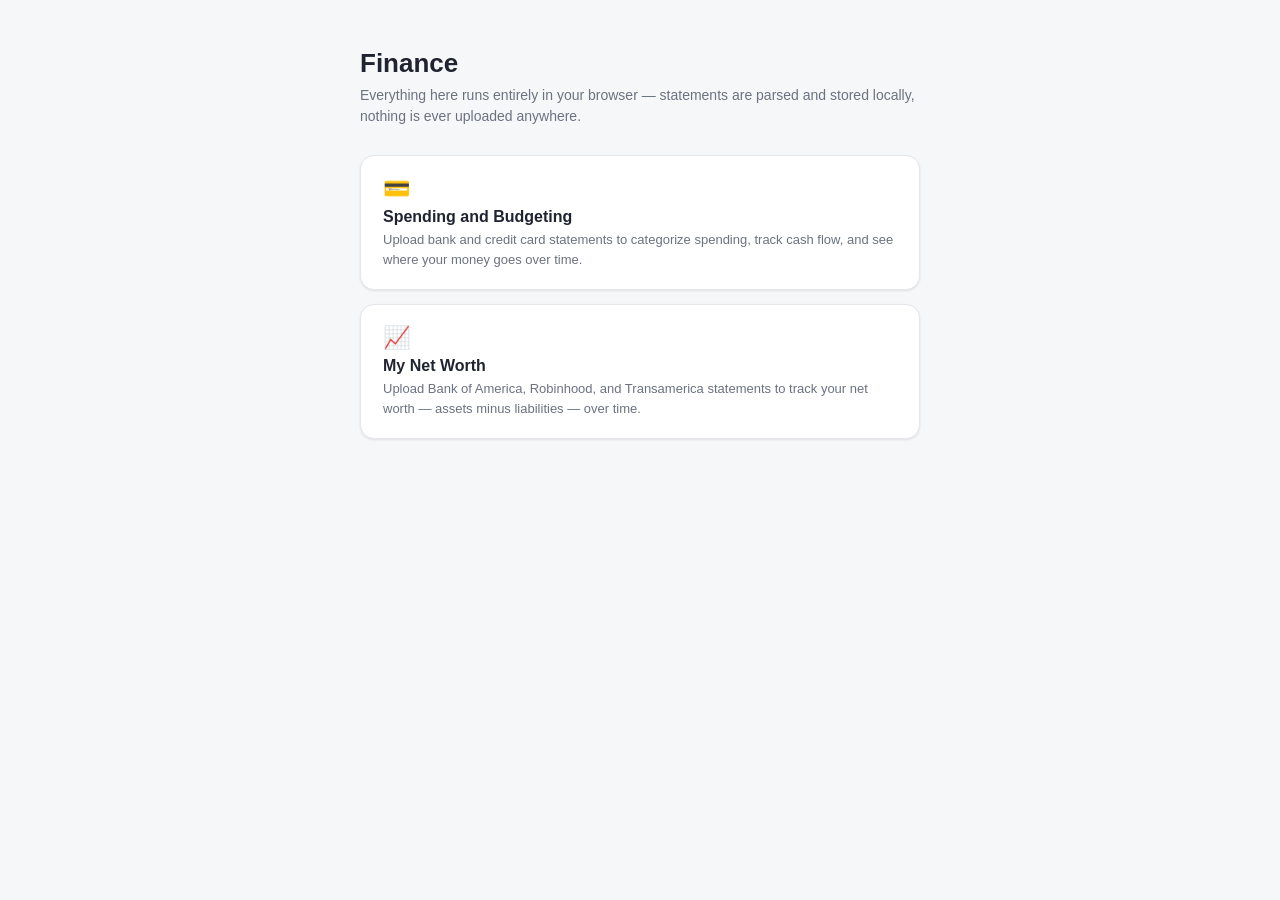
<file: index.html>
<!DOCTYPE html>
<html lang="en">
<head>
<meta charset="UTF-8">
<meta name="viewport" content="width=device-width, initial-scale=1.0">
<title>Finance</title>
<style>
  :root {
    --bg: #f6f7f9;
    --card-bg: #ffffff;
    --text: #1f2430;
    --text-muted: #6b7280;
    --border: #e5e7eb;
    --accent: #4f46e5;
    --shadow: 0 1px 3px rgba(0,0,0,0.06), 0 1px 2px rgba(0,0,0,0.04);
  }
  @media (prefers-color-scheme: dark) {
    :root {
      --bg: #14161c;
      --card-bg: #1d2029;
      --text: #e7e9ee;
      --text-muted: #9aa0ac;
      --border: #2b2f3a;
      --accent: #6366f1;
      --shadow: 0 1px 3px rgba(0,0,0,0.3), 0 1px 2px rgba(0,0,0,0.2);
    }
  }
  * { box-sizing: border-box; }
  body {
    margin: 0;
    background: var(--bg);
    color: var(--text);
    font-family: -apple-system, BlinkMacSystemFont, "Segoe UI", Roboto, Helvetica, Arial, sans-serif;
    padding: 48px 16px;
  }
  .wrap { max-width: 560px; margin: 0 auto; }
  h1 { font-size: 26px; font-weight: 700; margin: 0 0 6px; }
  .subtitle { color: var(--text-muted); font-size: 14px; line-height: 1.5; margin: 0 0 28px; }
  .link-list { display: flex; flex-direction: column; gap: 14px; }
  .app-link {
    display: block;
    background: var(--card-bg);
    border: 1px solid var(--border);
    border-radius: 14px;
    padding: 20px 22px;
    box-shadow: var(--shadow);
    text-decoration: none;
    color: var(--text);
    transition: border-color 0.15s, transform 0.1s;
  }
  .app-link:hover { border-color: var(--accent); transform: translateY(-1px); }
  .app-icon { font-size: 22px; margin-bottom: 6px; }
  .app-name { font-size: 16px; font-weight: 700; margin-bottom: 4px; }
  .app-desc { font-size: 13px; color: var(--text-muted); line-height: 1.5; }
</style>
</head>
<body>
<div class="wrap">
  <h1>Finance</h1>
  <p class="subtitle">
    Everything here runs entirely in your browser — statements are parsed and stored locally,
    nothing is ever uploaded anywhere.
  </p>
  <div class="link-list">
    <a class="app-link" href="spending-analyzer/index.html">
      <div class="app-icon">💳</div>
      <div class="app-name">Spending and Budgeting</div>
      <div class="app-desc">
        Upload bank and credit card statements to categorize spending, track cash flow, and see
        where your money goes over time.
      </div>
    </a>
    <a class="app-link" href="net-worth/index.html">
      <div class="app-icon">📈</div>
      <div class="app-name">My Net Worth</div>
      <div class="app-desc">
        Upload Bank of America, Robinhood, and Transamerica statements to track your net worth —
        assets minus liabilities — over time.
      </div>
    </a>
  </div>
</div>
</body>
</html>
</file>
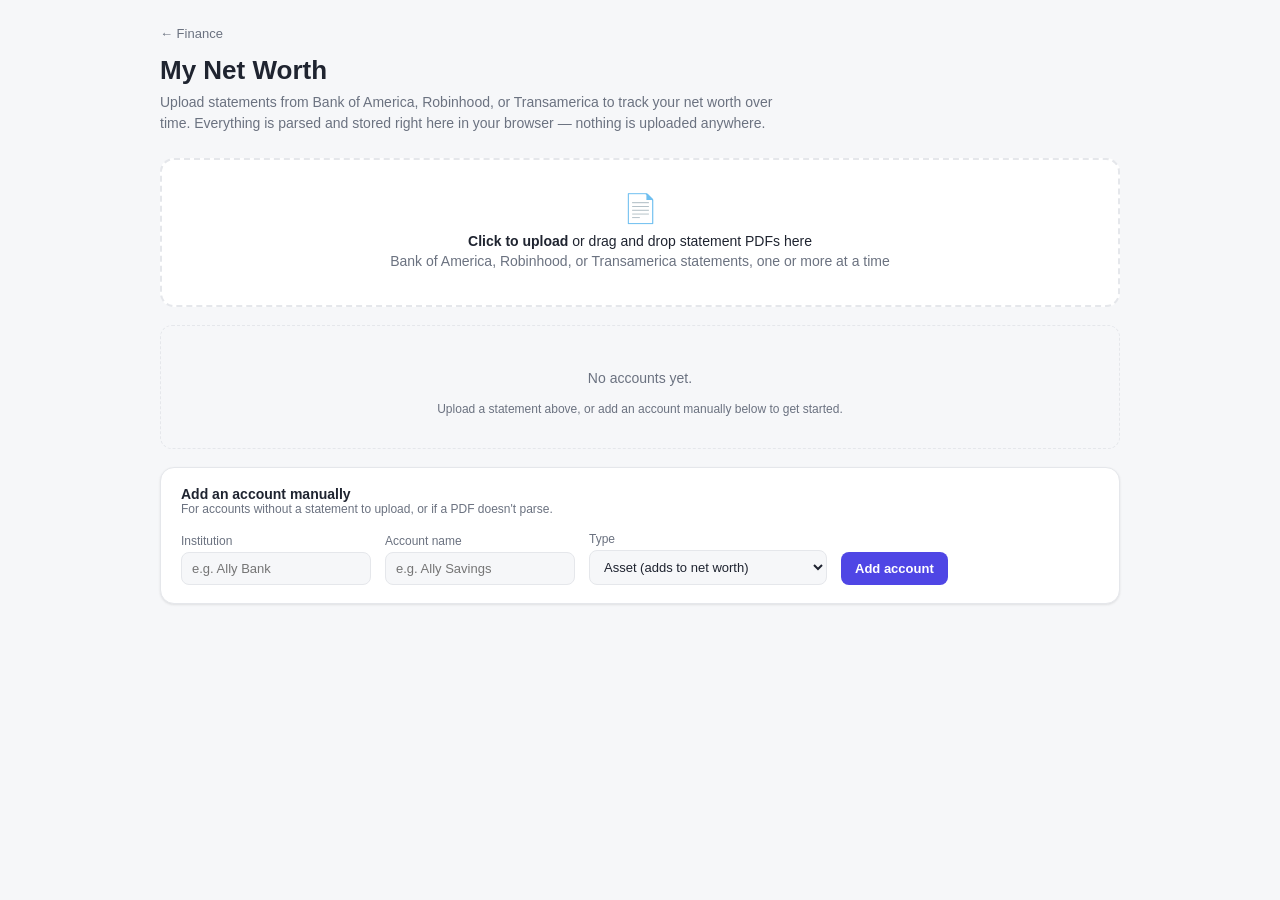
<file: net-worth/index.html>
<!DOCTYPE html>
<html lang="en">
<head>
<meta charset="UTF-8">
<meta name="viewport" content="width=device-width, initial-scale=1.0">
<title>My Net Worth</title>
<link rel="stylesheet" href="styles.css">
</head>
<body>
<div class="wrap">
  <a class="back-link" href="../index.html">← Finance</a>
  <header>
    <h1>My Net Worth</h1>
    <p class="subtitle">
      Upload statements from Bank of America, Robinhood, or Transamerica to track your net worth
      over time. Everything is parsed and stored right here in your browser — nothing is uploaded
      anywhere.
    </p>
  </header>

  <div id="drop-zone" class="drop-zone" tabindex="0" role="button" aria-label="Upload account statements">
    <div class="drop-zone-icon">📄</div>
    <p><strong>Click to upload</strong> or drag and drop statement PDFs here</p>
    <p class="drop-zone-hint">Bank of America, Robinhood, or Transamerica statements, one or more at a time</p>
    <input id="file-input" type="file" accept="application/pdf,.pdf" multiple hidden>
  </div>

  <div id="file-errors"></div>

  <section id="summary" class="summary-grid" hidden>
    <div class="stat-tile">
      <div class="summary-label">Net worth</div>
      <div id="net-worth-value" class="summary-value">$0.00</div>
      <div id="net-worth-meta" class="summary-meta"></div>
    </div>
    <div class="stat-tile">
      <div class="summary-label">Total assets</div>
      <div id="total-assets" class="summary-value value-credit">$0.00</div>
      <div id="assets-meta" class="summary-meta"></div>
    </div>
    <div class="stat-tile">
      <div class="summary-label">Total liabilities</div>
      <div id="total-liabilities" class="summary-value value-debit">$0.00</div>
      <div id="liabilities-meta" class="summary-meta"></div>
    </div>
  </section>

  <section id="chart-section" class="charts-section" hidden>
    <div class="chart-card">
      <h2>Net worth over time</h2>
      <div id="net-worth-chart"></div>
    </div>
    <div class="chart-card">
      <h2>By account</h2>
      <div id="account-chart"></div>
    </div>
  </section>

  <section id="accounts-section" class="table-section" hidden>
    <h2>Accounts</h2>
    <p class="table-hint">
      Each statement you upload is matched to an account by institution and account number — a new
      one is created automatically the first time. Every extracted balance and date is editable
      right here, so a misread PDF is a quick fix, not a bad data point. A transfer between two of
      your own accounts (e.g. Bank of America → Robinhood) is never double-counted: net worth is
      the sum of each account's own latest balance, so one account's drop is simply offset by the
      other's rise.
    </p>
    <div id="account-list"></div>
  </section>

  <div id="empty-state" class="empty-state" hidden>
    <p>No accounts yet.</p>
    <p class="empty-state-hint">
      Upload a statement above, or add an account manually below to get started.
    </p>
  </div>

  <div class="add-account-card">
    <h3>Add an account manually</h3>
    <p class="table-hint">For accounts without a statement to upload, or if a PDF doesn't parse.</p>
    <form id="add-account-form" class="add-account-form">
      <label class="filter-field">
        <span>Institution</span>
        <input type="text" id="new-account-institution" list="institution-suggestions" placeholder="e.g. Ally Bank" maxlength="40" required>
        <datalist id="institution-suggestions">
          <option value="Bank of America">
          <option value="Robinhood">
          <option value="Transamerica">
        </datalist>
      </label>
      <label class="filter-field">
        <span>Account name</span>
        <input type="text" id="new-account-name" placeholder="e.g. Ally Savings" maxlength="60" required>
      </label>
      <label class="filter-field">
        <span>Type</span>
        <select id="new-account-kind">
          <option value="asset">Asset (adds to net worth)</option>
          <option value="liability">Liability (subtracts from net worth)</option>
        </select>
      </label>
      <button type="submit" class="btn">Add account</button>
    </form>
  </div>
</div>

<script type="module" src="app.js"></script>
</body>
</html>
</file>
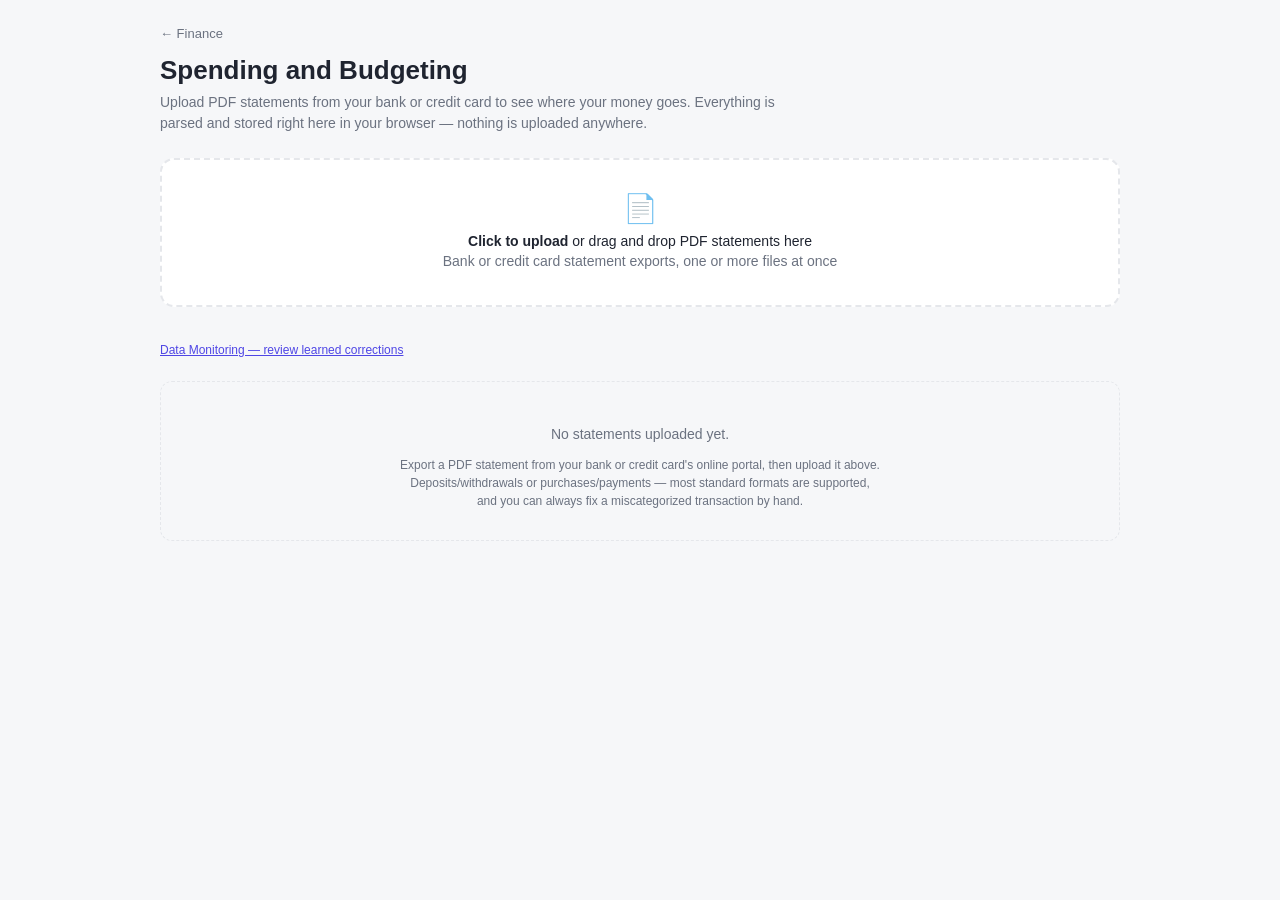
<file: spending-analyzer/index.html>
<!DOCTYPE html>
<html lang="en">
<head>
<meta charset="UTF-8">
<meta name="viewport" content="width=device-width, initial-scale=1.0">
<title>Spending and Budgeting</title>
<link rel="stylesheet" href="styles.css">
</head>
<body>
<div class="wrap">
  <a class="back-link" href="../index.html">← Finance</a>
  <header>
    <h1>Spending and Budgeting</h1>
    <p class="subtitle">
      Upload PDF statements from your bank or credit card to see where your money goes.
      Everything is parsed and stored right here in your browser — nothing is uploaded anywhere.
    </p>
  </header>

  <div id="drop-zone" class="drop-zone" tabindex="0" role="button" aria-label="Upload PDF statements">
    <div class="drop-zone-icon">📄</div>
    <p><strong>Click to upload</strong> or drag and drop PDF statements here</p>
    <p class="drop-zone-hint">Bank or credit card statement exports, one or more files at once</p>
    <input id="file-input" type="file" accept="application/pdf,.pdf" multiple hidden>
  </div>

  <div id="file-errors"></div>

  <div id="upload-status" class="upload-status" hidden></div>

  <button id="file-list-toggle" class="collapsible-header" hidden>
    <span id="file-list-toggle-label"></span>
    <span id="file-list-chevron" class="chevron">▾</span>
  </button>
  <div id="file-list" class="file-list"></div>

  <div id="filter-bar" class="filter-bar" hidden>
    <label class="filter-field">
      <span>Date range</span>
      <select id="date-preset">
        <option value="all" selected>All time</option>
        <option value="last30">Last 30 days</option>
        <option value="last90">Last 90 days</option>
        <option value="thisMonth">This month</option>
        <option value="thisYear">This year</option>
        <option value="lastYear">Last year</option>
        <option value="custom">Custom range…</option>
      </select>
    </label>
    <div id="custom-range" class="custom-range" hidden>
      <label class="filter-field">
        <span>From</span>
        <input type="date" id="custom-start">
      </label>
      <label class="filter-field">
        <span>To</span>
        <input type="date" id="custom-end">
      </label>
    </div>
    <label class="filter-field filter-search">
      <span>Search</span>
      <input type="search" id="search" placeholder="Filter by description…">
    </label>
    <button id="clear-all" class="btn btn-outline">Clear all data</button>
  </div>

  <section id="summary" class="summary-grid" hidden>
    <div class="stat-tile">
      <div class="summary-label">Total spending</div>
      <div id="total-spending" class="summary-value value-debit">$0.00</div>
      <div id="total-meta" class="summary-meta"></div>
    </div>
    <div class="stat-tile">
      <div class="summary-label">Total income</div>
      <div id="total-income" class="summary-value value-credit">$0.00</div>
      <div id="income-meta" class="summary-meta"></div>
    </div>
    <div class="stat-tile">
      <div class="summary-label">Net cash flow</div>
      <div id="net-cashflow" class="summary-value">$0.00</div>
      <div id="net-meta" class="summary-meta"></div>
    </div>
  </section>

  <section id="charts-section" class="charts-section" hidden>
    <div class="chart-card">
      <h2>Spending by category</h2>
      <div id="category-chart"></div>
    </div>
    <div class="chart-card">
      <h2>Cash flow by month</h2>
      <div id="cashflow-chart"></div>
    </div>
  </section>

  <section id="trend-section" class="chart-card trend-card" hidden>
    <h2>Category trends</h2>
    <div class="trend-controls">
      <label class="filter-field">
        <span>Category 1</span>
        <select id="trend-category-1"></select>
      </label>
      <label class="filter-field">
        <span>Category 2</span>
        <select id="trend-category-2"></select>
      </label>
      <label class="filter-field">
        <span>Category 3</span>
        <select id="trend-category-3"></select>
      </label>
      <label class="filter-field">
        <span>Period</span>
        <select id="trend-period">
          <option value="last6">Last 6 months</option>
          <option value="last12" selected>Last 12 months</option>
          <option value="thisYear">This year</option>
          <option value="lastYear">Last year</option>
          <option value="all">All time</option>
        </select>
      </label>
    </div>
    <div id="trend-chart"></div>
  </section>

  <section id="table-section" class="table-section" hidden>
    <h2>Transactions</h2>
    <p class="table-hint">
      Uncheck "Include" to exclude a transaction from the totals and charts above. Gray rows
      (transfers, or anything unchecked) already aren't counted there. Click the ⇄ next to an
      amount if a statement got its sign wrong. Category and sign fixes are remembered for future
      uploads automatically. Check "Link" on two or more transactions (like a shared rent payment
      and the roommate's Venmo reimbursement, or a purchase and its refund) to combine them into
      one net amount instead of counting each separately.
    </p>

    <div class="table-filter-bar">
      <div class="filter-field categories-field">
        <span>Categories</span>
        <div id="table-category-chips" class="chip-row"></div>
      </div>
      <div class="table-filter-row">
        <label class="filter-field">
          <span>Type</span>
          <select id="table-type-filter">
            <option value="all">All</option>
            <option value="debit">Negative (money out)</option>
            <option value="credit">Positive (money in)</option>
            <option value="linked">Linked only</option>
          </select>
        </label>
        <label class="filter-field">
          <span>Min amount</span>
          <input type="number" id="table-min-amount" placeholder="$0" min="0" step="0.01">
        </label>
        <label class="filter-field">
          <span>Amount is exactly</span>
          <input type="number" id="table-amount-search" placeholder="e.g. 42.50" min="0" step="0.01">
        </label>
        <button id="table-filter-clear" class="btn btn-outline">Clear filters</button>
      </div>
    </div>

    <div id="bulk-edit-bar" class="bulk-edit-bar" hidden>
      <span id="bulk-edit-count"></span>
      <label class="filter-field">
        <span>Set category to</span>
        <select id="bulk-edit-category"></select>
      </label>
      <button id="bulk-edit-apply" class="btn">Apply to shown transactions</button>
    </div>

    <div id="link-bar" class="bulk-edit-bar" hidden>
      <span id="link-count"></span>
      <span id="link-net" class="link-net-preview"></span>
      <button id="link-apply" class="btn">Link these transactions</button>
      <button id="link-clear" class="btn btn-outline">Clear selection</button>
    </div>

    <div class="table-scroll">
      <table>
        <thead>
          <tr>
            <th class="sortable" data-sort="date"><span>Date</span><span class="sort-indicator"></span></th>
            <th class="sortable" data-sort="description"><span>Description</span><span class="sort-indicator"></span></th>
            <th class="sortable" data-sort="category"><span>Category</span><span class="sort-indicator"></span></th>
            <th class="sortable" data-sort="amount"><span>Amount</span><span class="sort-indicator"></span></th>
            <th>Include</th>
            <th>Link</th>
            <th>Source</th>
          </tr>
        </thead>
        <tbody id="txn-body"></tbody>
      </table>
    </div>
  </section>

  <div class="rules-footer">
    <a href="data-monitoring.html" class="btn-link">Data Monitoring — review learned corrections</a>
    <button id="reset-rules" class="btn-link" hidden></button>
    <button id="undo-reset-rules" class="btn-link" hidden>Undo reset</button>
  </div>

  <div id="empty-state" class="empty-state">
    <p>No statements uploaded yet.</p>
    <p class="empty-state-hint">
      Export a PDF statement from your bank or credit card's online portal, then upload it above.
      Deposits/withdrawals or purchases/payments — most standard formats are supported, and you
      can always fix a miscategorized transaction by hand.
    </p>
  </div>
</div>

<script type="module" src="app.js"></script>
</body>
</html>
</file>
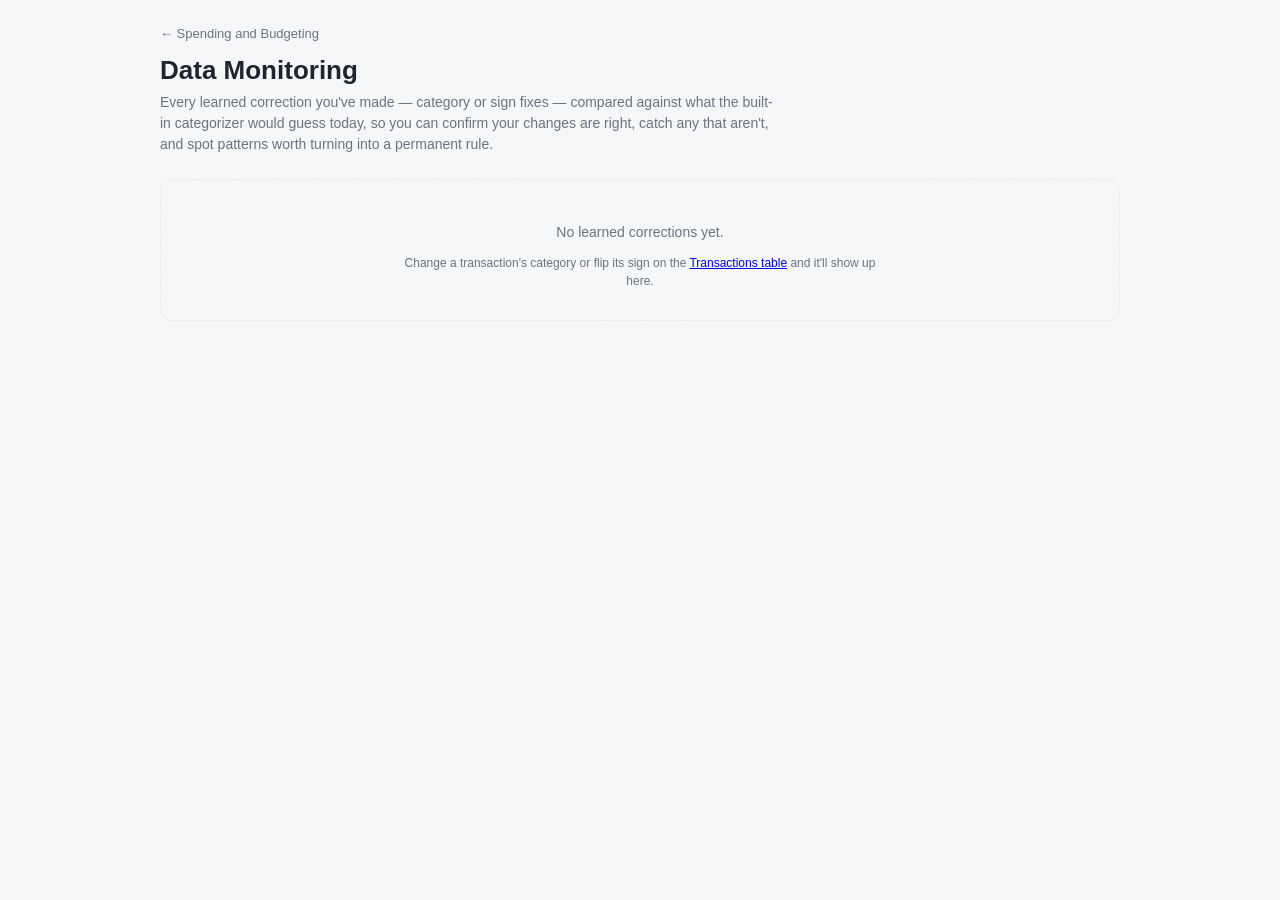
<file: spending-analyzer/data-monitoring.html>
<!DOCTYPE html>
<html lang="en">
<head>
<meta charset="UTF-8">
<meta name="viewport" content="width=device-width, initial-scale=1.0">
<title>Data Monitoring</title>
<link rel="stylesheet" href="styles.css">
<link rel="stylesheet" href="data-monitoring.css">
</head>
<body>
<div class="wrap">
  <a class="back-link" href="index.html">← Spending and Budgeting</a>
  <header>
    <h1>Data Monitoring</h1>
    <p class="subtitle">
      Every learned correction you've made — category or sign fixes — compared against what the
      built-in categorizer would guess today, so you can confirm your changes are right, catch any
      that aren't, and spot patterns worth turning into a permanent rule.
    </p>
  </header>

  <section id="summary" class="summary-grid" hidden>
    <div class="stat-tile">
      <div class="summary-label">Learned corrections</div>
      <div id="total-rules" class="summary-value">0</div>
      <div class="summary-meta">exact + keyword rules combined</div>
    </div>
    <div class="stat-tile">
      <div class="summary-label">Transactions affected</div>
      <div id="total-affected" class="summary-value">0</div>
      <div class="summary-meta">currently loaded, matching at least one rule</div>
    </div>
    <div class="stat-tile">
      <div class="summary-label">Stale corrections</div>
      <div id="total-stale" class="summary-value">0</div>
      <div class="summary-meta">match no currently-loaded transaction</div>
    </div>
  </section>

  <section id="by-category-section" class="chart-card" hidden>
    <h2>Corrections by category</h2>
    <p class="table-hint">
      Categories that keep needing manual correction are candidates for a new built-in keyword —
      the more transactions landing here, the stronger the pattern.
    </p>
    <div id="by-category-list" class="by-category-list"></div>
  </section>

  <section id="rules-section" class="table-section" hidden>
    <h2>Corrections</h2>
    <p class="table-hint">
      Click a row to see exactly which currently-loaded transactions it affects. Edit the category
      or sign right here to fix a mistake — it's applied to every matching transaction immediately.
      Deleting a correction stops it from applying to future uploads, but doesn't change
      transactions it already corrected (fix those from the Transactions table itself).
    </p>
    <div class="table-scroll">
      <table>
        <thead>
          <tr>
            <th></th>
            <th>Match</th>
            <th>Category correction</th>
            <th>Sign correction</th>
            <th>Affects</th>
            <th>Created</th>
            <th></th>
          </tr>
        </thead>
        <tbody id="rules-body"></tbody>
      </table>
    </div>
  </section>

  <div id="empty-state" class="empty-state">
    <p>No learned corrections yet.</p>
    <p class="empty-state-hint">
      Change a transaction's category or flip its sign on the
      <a href="index.html">Transactions table</a> and it'll show up here.
    </p>
  </div>
</div>

<script type="module" src="data-monitoring.js"></script>
</body>
</html>
</file>
<file: net-worth/styles.css>
:root {
  --bg: #f6f7f9;
  --card-bg: #ffffff;
  --text: #1f2430;
  --text-muted: #6b7280;
  --border: #e5e7eb;
  --accent: #4f46e5;
  --accent-hover: #4338ca;
  --danger: #dc2626;
  --danger-hover: #b91c1c;
  --debit: #dc2626;
  --credit: #16a34a;
  --track: #eef0f4;
  --shadow: 0 1px 3px rgba(0,0,0,0.06), 0 1px 2px rgba(0,0,0,0.04);
}

@media (prefers-color-scheme: dark) {
  :root {
    --bg: #14161c;
    --card-bg: #1d2029;
    --text: #e7e9ee;
    --text-muted: #9aa0ac;
    --border: #2b2f3a;
    --accent: #6366f1;
    --accent-hover: #7577f3;
    --danger: #ef4444;
    --danger-hover: #f87171;
    --debit: #f87171;
    --credit: #4ade80;
    --track: #262a35;
    --shadow: 0 1px 3px rgba(0,0,0,0.3), 0 1px 2px rgba(0,0,0,0.2);
  }
}

* { box-sizing: border-box; }

[hidden] { display: none !important; }

body {
  margin: 0;
  background: var(--bg);
  color: var(--text);
  font-family: -apple-system, BlinkMacSystemFont, "Segoe UI", Roboto, Helvetica, Arial, sans-serif;
  padding: 24px 16px 64px;
}

.wrap {
  max-width: 960px;
  margin: 0 auto;
}

.back-link {
  display: inline-block;
  color: var(--text-muted);
  font-size: 13px;
  text-decoration: none;
  margin-bottom: 14px;
}
.back-link:hover { color: var(--accent); }

h1 {
  font-size: 26px;
  font-weight: 700;
  margin: 0 0 6px;
}

h2 {
  font-size: 16px;
  font-weight: 700;
  margin: 0 0 14px;
}

h3 {
  font-size: 14px;
  font-weight: 700;
  margin: 0 0 4px;
}

.subtitle {
  color: var(--text-muted);
  font-size: 14px;
  line-height: 1.5;
  margin: 0 0 24px;
  max-width: 620px;
}

button {
  font-family: inherit;
  cursor: pointer;
}

.btn {
  padding: 9px 14px;
  border-radius: 8px;
  border: none;
  background: var(--accent);
  color: white;
  font-size: 13px;
  font-weight: 600;
}
.btn:hover { background: var(--accent-hover); }

.btn-outline {
  background: transparent;
  border: 1px solid var(--border);
  color: var(--text-muted);
}
.btn-outline:hover {
  border-color: var(--accent);
  color: var(--accent);
}

/* Upload */
.drop-zone {
  border: 2px dashed var(--border);
  border-radius: 14px;
  background: var(--card-bg);
  padding: 32px 20px;
  text-align: center;
  cursor: pointer;
  transition: border-color 0.15s, background 0.15s;
  margin-bottom: 18px;
}
.drop-zone:hover,
.drop-zone:focus-visible {
  border-color: var(--accent);
  outline: none;
}
.drop-zone.drag-over {
  border-color: var(--accent);
  background: color-mix(in srgb, var(--accent) 8%, var(--card-bg));
}
.drop-zone-icon { font-size: 28px; margin-bottom: 8px; }
.drop-zone p { margin: 4px 0; font-size: 14px; }
.drop-zone-hint { color: var(--text-muted); font-size: 12px; }

/* Banners */
.banner {
  padding: 10px 14px;
  border-radius: 8px;
  font-size: 13px;
  margin-bottom: 10px;
}
.banner-error {
  background: color-mix(in srgb, var(--danger) 12%, var(--card-bg));
  color: var(--danger);
  border: 1px solid color-mix(in srgb, var(--danger) 35%, var(--card-bg));
}

.icon-btn {
  background: transparent;
  border: none;
  padding: 6px 8px;
  border-radius: 6px;
  color: var(--text-muted);
  font-size: 13px;
}
.icon-btn:hover { background: var(--track); color: var(--text); }
.icon-btn.danger:hover { color: var(--danger-hover); }

.filter-field { display: flex; flex-direction: column; gap: 4px; font-size: 12px; color: var(--text-muted); }
.filter-field select,
.filter-field input {
  padding: 8px 10px;
  border-radius: 8px;
  border: 1px solid var(--border);
  background: var(--bg);
  color: var(--text);
  font-size: 13px;
}

/* Summary */
.summary-grid {
  display: grid;
  grid-template-columns: repeat(3, 1fr);
  gap: 16px;
  margin-bottom: 18px;
}
@media (max-width: 720px) {
  .summary-grid { grid-template-columns: 1fr; }
}
.stat-tile {
  background: var(--card-bg);
  border: 1px solid var(--border);
  border-radius: 14px;
  padding: 18px 20px;
  box-shadow: var(--shadow);
  min-width: 0;
}
.summary-label { font-size: 13px; color: var(--text-muted); font-weight: 600; }
.summary-value { font-size: 30px; font-weight: 700; margin: 4px 0; }
.summary-value.value-debit { color: var(--debit); }
.summary-value.value-credit { color: var(--credit); }
.summary-meta { font-size: 12px; color: var(--text-muted); line-height: 1.4; }

/* Charts */
.charts-section {
  display: grid;
  grid-template-columns: 1.3fr 1fr;
  gap: 16px;
  margin-bottom: 20px;
}
@media (max-width: 720px) {
  .charts-section { grid-template-columns: 1fr; }
}
.chart-card {
  background: var(--card-bg);
  border: 1px solid var(--border);
  border-radius: 14px;
  padding: 18px 20px;
  box-shadow: var(--shadow);
  min-width: 0;
}
.chart-empty { color: var(--text-muted); font-size: 13px; padding: 20px 0; text-align: center; }

.trend-svg { width: 100%; height: auto; overflow: visible; }
.trend-gridline { stroke: var(--border); stroke-width: 1; }
.trend-zero-line { stroke: var(--text-muted); stroke-width: 1.2; }
.trend-axis-label { fill: var(--text-muted); font-size: 10px; }
.trend-line { fill: none; stroke-width: 2.5; }
.trend-line-dashed { stroke-dasharray: 5 4; stroke-width: 1.5; opacity: 0.8; }
.trend-dot { stroke: var(--card-bg); stroke-width: 1.5; }

.cashflow-legend { display: flex; gap: 16px; margin-bottom: 10px; flex-wrap: wrap; }
.legend-item { display: flex; align-items: center; gap: 6px; font-size: 12px; color: var(--text-muted); }
.legend-dot { width: 8px; height: 8px; border-radius: 50%; flex-shrink: 0; }

.cat-group-header {
  display: flex;
  justify-content: space-between;
  font-size: 11px;
  font-weight: 700;
  text-transform: uppercase;
  letter-spacing: 0.03em;
  color: var(--text-muted);
  margin: 14px 0 8px;
}
.cat-group-header:first-child { margin-top: 0; }
.cat-group-total { font-weight: 600; text-transform: none; letter-spacing: normal; }

.cat-bars { display: flex; flex-direction: column; gap: 10px; margin-bottom: 4px; }
.cat-bar-row { display: grid; grid-template-columns: 110px 1fr 90px; align-items: center; gap: 10px; }
.cat-bar-label { display: flex; align-items: center; gap: 6px; font-size: 12px; overflow: hidden; text-overflow: ellipsis; white-space: nowrap; }
.cat-dot { width: 8px; height: 8px; border-radius: 50%; flex-shrink: 0; }
.cat-bar-track { background: var(--track); border-radius: 6px; height: 10px; overflow: hidden; }
.cat-bar-fill { height: 100%; border-radius: 6px; min-width: 3px; }
.cat-bar-value { font-size: 12px; color: var(--text-muted); text-align: right; white-space: nowrap; }

/* Accounts */
.table-section {
  background: var(--card-bg);
  border: 1px solid var(--border);
  border-radius: 14px;
  padding: 18px 20px;
  box-shadow: var(--shadow);
  margin-bottom: 18px;
}
.table-hint { font-size: 12px; color: var(--text-muted); margin: -6px 0 14px; line-height: 1.5; }

#account-list { display: flex; flex-direction: column; gap: 14px; }
.account-card {
  border: 1px solid var(--border);
  border-radius: 12px;
  padding: 14px 16px;
  background: var(--bg);
}
.account-header {
  display: flex;
  align-items: center;
  gap: 10px;
  flex-wrap: wrap;
  margin-bottom: 6px;
}
.account-toggle {
  background: transparent;
  border: none;
  padding: 4px 6px;
  border-radius: 6px;
  color: var(--text-muted);
  font-size: 11px;
  flex-shrink: 0;
}
.account-toggle:hover { background: var(--track); color: var(--text); }
.account-name-input {
  flex: 1;
  min-width: 140px;
  font-size: 14px;
  font-weight: 700;
  padding: 6px 8px;
  border-radius: 6px;
  border: 1px solid transparent;
  background: transparent;
  color: var(--text);
}
.account-name-input:hover,
.account-name-input:focus {
  border-color: var(--border);
  background: var(--card-bg);
}
.institution-badge {
  font-size: 11px;
  font-weight: 600;
  padding: 3px 9px;
  border-radius: 999px;
  color: var(--badge-color, var(--text-muted));
  background: color-mix(in srgb, var(--badge-color, var(--text-muted)) 16%, var(--card-bg));
  white-space: nowrap;
}
.account-current { font-size: 13px; color: var(--text-muted); margin-bottom: 10px; }

.snapshot-table { width: 100%; border-collapse: collapse; font-size: 12px; margin-bottom: 10px; }
.snapshot-table th {
  text-align: left;
  font-size: 10px;
  text-transform: uppercase;
  letter-spacing: 0.03em;
  color: var(--text-muted);
  border-bottom: 1px solid var(--border);
  padding: 6px 6px;
}
.snapshot-table td { padding: 5px 6px; border-bottom: 1px solid var(--border); }
.snapshot-table tr:last-child td { border-bottom: none; }
.snapshot-table input[type="date"],
.snapshot-table input[type="number"] {
  padding: 5px 7px;
  border-radius: 6px;
  border: 1px solid var(--border);
  background: var(--card-bg);
  color: var(--text);
  font-size: 12px;
  width: 100%;
  min-width: 90px;
}
.source-cell { color: var(--text-muted); font-size: 11px; white-space: nowrap; max-width: 160px; overflow: hidden; text-overflow: ellipsis; }

.add-snapshot-form {
  display: flex;
  gap: 8px;
  align-items: center;
  flex-wrap: wrap;
}
.add-snapshot-form input {
  padding: 7px 9px;
  border-radius: 8px;
  border: 1px solid var(--border);
  background: var(--card-bg);
  color: var(--text);
  font-size: 12px;
}
.add-snapshot-form .snap-balance { width: 120px; }

.add-account-card {
  background: var(--card-bg);
  border: 1px solid var(--border);
  border-radius: 14px;
  padding: 18px 20px;
  box-shadow: var(--shadow);
}
.add-account-form {
  display: flex;
  gap: 14px;
  align-items: end;
  flex-wrap: wrap;
  margin-top: 10px;
}

/* Empty state */
.empty-state {
  text-align: center;
  color: var(--text-muted);
  font-size: 14px;
  padding: 30px 20px;
  border: 1px dashed var(--border);
  border-radius: 12px;
  margin-bottom: 18px;
}
.empty-state-hint { font-size: 12px; max-width: 480px; margin: 8px auto 0; line-height: 1.5; }
</file>
<file: spending-analyzer/styles.css>
:root {
  --bg: #f6f7f9;
  --card-bg: #ffffff;
  --text: #1f2430;
  --text-muted: #6b7280;
  --border: #e5e7eb;
  --accent: #4f46e5;
  --accent-hover: #4338ca;
  --danger: #dc2626;
  --danger-hover: #b91c1c;
  --debit: #dc2626;
  --credit: #16a34a;
  --track: #eef0f4;
  --shadow: 0 1px 3px rgba(0,0,0,0.06), 0 1px 2px rgba(0,0,0,0.04);
}

@media (prefers-color-scheme: dark) {
  :root {
    --bg: #14161c;
    --card-bg: #1d2029;
    --text: #e7e9ee;
    --text-muted: #9aa0ac;
    --border: #2b2f3a;
    --accent: #6366f1;
    --accent-hover: #7577f3;
    --danger: #ef4444;
    --danger-hover: #f87171;
    --debit: #f87171;
    --credit: #4ade80;
    --track: #262a35;
    --shadow: 0 1px 3px rgba(0,0,0,0.3), 0 1px 2px rgba(0,0,0,0.2);
  }
}

* { box-sizing: border-box; }

/* Elements also styled with their own `display` value (flex/grid) need
   this to actually disappear when [hidden] is set — author styles
   otherwise win over the browser's built-in `[hidden] { display: none }`. */
[hidden] { display: none !important; }

body {
  margin: 0;
  background: var(--bg);
  color: var(--text);
  font-family: -apple-system, BlinkMacSystemFont, "Segoe UI", Roboto, Helvetica, Arial, sans-serif;
  padding: 24px 16px 64px;
}

.wrap {
  max-width: 960px;
  margin: 0 auto;
}

.back-link {
  display: inline-block;
  color: var(--text-muted);
  font-size: 13px;
  text-decoration: none;
  margin-bottom: 14px;
}
.back-link:hover { color: var(--accent); }

h1 {
  font-size: 26px;
  font-weight: 700;
  margin: 0 0 6px;
}

h2 {
  font-size: 16px;
  font-weight: 700;
  margin: 0 0 14px;
}

.subtitle {
  color: var(--text-muted);
  font-size: 14px;
  line-height: 1.5;
  margin: 0 0 24px;
  max-width: 620px;
}

button {
  font-family: inherit;
  cursor: pointer;
}

.btn {
  padding: 9px 14px;
  border-radius: 8px;
  border: none;
  background: var(--accent);
  color: white;
  font-size: 13px;
  font-weight: 600;
}
.btn:hover { background: var(--accent-hover); }

.btn-outline {
  background: transparent;
  border: 1px solid var(--border);
  color: var(--text-muted);
}
.btn-outline:hover {
  border-color: var(--danger);
  color: var(--danger);
}

.btn-link {
  background: none;
  border: none;
  padding: 0;
  color: var(--accent);
  font-size: 12px;
  text-decoration: underline;
  margin-bottom: 18px;
  display: block;
}
.btn-link:hover { color: var(--accent-hover); }

.rules-footer {
  display: flex;
  gap: 18px;
  margin: 8px 0 24px;
}
.rules-footer .btn-link { margin-bottom: 0; }
#undo-reset-rules { color: var(--text-muted); }
#undo-reset-rules:hover { color: var(--text); }

/* Upload */
.drop-zone {
  border: 2px dashed var(--border);
  border-radius: 14px;
  background: var(--card-bg);
  padding: 32px 20px;
  text-align: center;
  cursor: pointer;
  transition: border-color 0.15s, background 0.15s;
  margin-bottom: 18px;
}
.drop-zone:hover,
.drop-zone:focus-visible {
  border-color: var(--accent);
  outline: none;
}
.drop-zone.drag-over {
  border-color: var(--accent);
  background: color-mix(in srgb, var(--accent) 8%, var(--card-bg));
}
.drop-zone-icon { font-size: 28px; margin-bottom: 8px; }
.drop-zone p { margin: 4px 0; font-size: 14px; }
.drop-zone-hint { color: var(--text-muted); font-size: 12px; }

/* Banners */
.banner {
  padding: 10px 14px;
  border-radius: 8px;
  font-size: 13px;
  margin-bottom: 10px;
}
.banner-error {
  background: color-mix(in srgb, var(--danger) 12%, var(--card-bg));
  color: var(--danger);
  border: 1px solid color-mix(in srgb, var(--danger) 35%, var(--card-bg));
}
.banner-info {
  background: color-mix(in srgb, var(--accent) 10%, var(--card-bg));
  color: var(--text);
  border: 1px solid color-mix(in srgb, var(--accent) 30%, var(--card-bg));
}

/* File list */
.collapsible-header {
  display: flex;
  align-items: center;
  gap: 6px;
  width: 100%;
  background: transparent;
  border: none;
  padding: 8px 2px;
  margin-bottom: 4px;
  color: var(--text-muted);
  font-size: 13px;
  font-weight: 600;
  text-align: left;
}
.collapsible-header:hover { color: var(--text); }
.collapsible-header .chevron { font-size: 11px; }

.upload-status {
  display: flex;
  flex-wrap: wrap;
  gap: 10px;
  margin-bottom: 14px;
}
.upload-status-card {
  flex: 1;
  min-width: 200px;
  background: var(--card-bg);
  border: 1px solid var(--border);
  border-radius: 10px;
  padding: 10px 14px;
  box-shadow: var(--shadow);
}
.upload-status-card.due-now { border-color: color-mix(in srgb, #d97706 50%, var(--border)); }
.upload-status-card.overdue { border-color: color-mix(in srgb, var(--danger) 50%, var(--border)); }
.upload-status-type { font-size: 12px; font-weight: 700; color: var(--text-muted); margin-bottom: 4px; }
.upload-status-line { font-size: 13px; }
.upload-status-card.due-now .upload-status-line:last-child { color: #d97706; }
.upload-status-card.overdue .upload-status-line:last-child { color: var(--danger); }

.file-month-header {
  font-size: 11px;
  font-weight: 700;
  text-transform: uppercase;
  letter-spacing: 0.03em;
  color: var(--text-muted);
  margin: 14px 0 6px;
}
.file-month-header:first-child { margin-top: 0; }

.file-list { display: flex; flex-direction: column; gap: 8px; margin-bottom: 18px; }
.file-row {
  display: flex;
  align-items: center;
  gap: 12px;
  background: var(--card-bg);
  border: 1px solid var(--border);
  border-radius: 10px;
  padding: 10px 14px;
  box-shadow: var(--shadow);
  flex-wrap: wrap;
}
.file-info { display: flex; flex-direction: column; gap: 2px; flex: 1; min-width: 160px; }
.file-name { font-weight: 600; font-size: 13px; word-break: break-word; }
.file-count { font-size: 12px; color: var(--text-muted); }
.file-warning { font-size: 12px; color: var(--danger); margin-top: 2px; }

.kind-select {
  padding: 6px 8px;
  border-radius: 6px;
  border: 1px solid var(--border);
  background: var(--bg);
  color: var(--text);
  font-size: 12px;
}

.icon-btn {
  background: transparent;
  border: none;
  padding: 6px 8px;
  border-radius: 6px;
  color: var(--text-muted);
  font-size: 13px;
}
.icon-btn:hover { background: var(--track); color: var(--text); }
.icon-btn.danger:hover { color: var(--danger-hover); }

/* Filter bar */
.filter-bar {
  display: flex;
  align-items: end;
  gap: 14px;
  flex-wrap: wrap;
  background: var(--card-bg);
  border: 1px solid var(--border);
  border-radius: 12px;
  padding: 14px 16px;
  margin-bottom: 20px;
  box-shadow: var(--shadow);
}
.filter-field { display: flex; flex-direction: column; gap: 4px; font-size: 12px; color: var(--text-muted); }
.filter-field select,
.filter-field input {
  padding: 8px 10px;
  border-radius: 8px;
  border: 1px solid var(--border);
  background: var(--bg);
  color: var(--text);
  font-size: 13px;
}
.custom-range { display: flex; gap: 10px; }
.filter-search { flex: 1; min-width: 160px; }
.filter-bar .btn-outline { margin-left: auto; align-self: center; }

/* Summary */
.summary-grid {
  display: grid;
  grid-template-columns: repeat(3, 1fr);
  gap: 16px;
  margin-bottom: 18px;
}
@media (max-width: 720px) {
  .summary-grid { grid-template-columns: 1fr; }
}
.stat-tile {
  background: var(--card-bg);
  border: 1px solid var(--border);
  border-radius: 14px;
  padding: 18px 20px;
  box-shadow: var(--shadow);
  min-width: 0;
}
.summary-label { font-size: 13px; color: var(--text-muted); font-weight: 600; }
.summary-value { font-size: 30px; font-weight: 700; margin: 4px 0; }
.summary-value.value-debit { color: var(--debit); }
.summary-value.value-credit { color: var(--credit); }
.summary-meta { font-size: 12px; color: var(--text-muted); line-height: 1.4; }

/* Charts */
.charts-section {
  display: grid;
  grid-template-columns: 1.1fr 1fr;
  gap: 16px;
  margin-bottom: 20px;
}
@media (max-width: 720px) {
  .charts-section { grid-template-columns: 1fr; }
}
.trend-card { margin-bottom: 20px; }
.trend-controls {
  display: flex;
  align-items: end;
  gap: 14px;
  flex-wrap: wrap;
  margin-bottom: 16px;
}
.trend-controls .filter-field select {
  padding: 7px 9px;
  border-radius: 8px;
  border: 1px solid var(--border);
  background: var(--bg);
  color: var(--text);
  font-size: 13px;
  width: 150px;
}
.trend-svg { width: 100%; height: auto; overflow: visible; }
.trend-gridline { stroke: var(--border); stroke-width: 1; }
.trend-axis-label { fill: var(--text-muted); font-size: 10px; }
.trend-line { fill: none; stroke-width: 2; }
.trend-dot { stroke: var(--card-bg); stroke-width: 1.5; }

.chart-card {
  background: var(--card-bg);
  border: 1px solid var(--border);
  border-radius: 14px;
  padding: 18px 20px;
  box-shadow: var(--shadow);
  min-width: 0;
}
.chart-empty { color: var(--text-muted); font-size: 13px; padding: 20px 0; text-align: center; }

.cat-group-header {
  display: flex;
  justify-content: space-between;
  font-size: 11px;
  font-weight: 700;
  text-transform: uppercase;
  letter-spacing: 0.03em;
  color: var(--text-muted);
  margin: 14px 0 8px;
}
.cat-group-header:first-child { margin-top: 0; }
.cat-group-total { font-weight: 600; text-transform: none; letter-spacing: normal; }

.cat-bars { display: flex; flex-direction: column; gap: 10px; margin-bottom: 4px; }
.cat-bar-row { display: grid; grid-template-columns: 140px 1fr 110px; align-items: center; gap: 10px; }
.cat-bar-label { display: flex; align-items: center; gap: 6px; font-size: 12px; overflow: hidden; text-overflow: ellipsis; white-space: nowrap; }
.cat-dot { width: 8px; height: 8px; border-radius: 50%; flex-shrink: 0; }
.cat-bar-track { background: var(--track); border-radius: 6px; height: 10px; overflow: hidden; }
.cat-bar-fill { height: 100%; border-radius: 6px; min-width: 3px; }
.cat-bar-value { font-size: 12px; color: var(--text-muted); text-align: right; white-space: nowrap; }
@media (max-width: 480px) {
  .cat-bar-row { grid-template-columns: 100px 1fr 90px; }
}

.cashflow-legend { display: flex; gap: 16px; margin-bottom: 10px; }
.legend-item { display: flex; align-items: center; gap: 6px; font-size: 12px; color: var(--text-muted); }
.legend-dot { width: 8px; height: 8px; border-radius: 50%; flex-shrink: 0; }
.legend-dot.legend-income { background: var(--credit); }
.legend-dot.legend-expense { background: var(--debit); }

.month-bars { display: flex; align-items: flex-end; gap: 10px; height: 200px; overflow-x: auto; padding-top: 20px; }
.month-bar-col { display: flex; flex-direction: column; align-items: center; gap: 6px; flex: 1; min-width: 52px; height: 100%; }
.month-bar-amount { font-size: 10px; color: var(--text-muted); white-space: nowrap; }
.month-bar-net { font-size: 10px; font-weight: 600; white-space: nowrap; }
.month-bar-track { flex: 1; width: 26px; background: var(--track); border-radius: 6px 6px 0 0; display: flex; align-items: flex-end; overflow: hidden; }
.month-bar-track-grouped { width: 36px; background: none; gap: 4px; justify-content: center; }
.month-bar-fill { width: 100%; background: var(--accent); border-radius: 6px 6px 0 0; min-height: 2px; }
.month-bar-track-grouped .month-bar-fill { width: 16px; border-radius: 4px 4px 0 0; }
.month-bar-income { background: var(--credit); }
.month-bar-expense { background: var(--debit); }
.month-bar-label { font-size: 11px; color: var(--text-muted); white-space: nowrap; }

/* Table */
.table-section {
  background: var(--card-bg);
  border: 1px solid var(--border);
  border-radius: 14px;
  padding: 18px 20px;
  box-shadow: var(--shadow);
}
.table-hint { font-size: 12px; color: var(--text-muted); margin: -6px 0 14px; line-height: 1.5; }

.table-filter-bar {
  display: flex;
  flex-direction: column;
  gap: 12px;
  padding: 12px 14px;
  margin-bottom: 12px;
  background: var(--bg);
  border: 1px solid var(--border);
  border-radius: 10px;
}
.table-filter-bar .filter-field select,
.table-filter-bar .filter-field input {
  padding: 7px 9px;
  border-radius: 8px;
  border: 1px solid var(--border);
  background: var(--card-bg);
  color: var(--text);
  font-size: 13px;
  width: 130px;
}
.table-filter-row {
  display: flex;
  align-items: end;
  gap: 14px;
  flex-wrap: wrap;
}
.table-filter-row .btn-outline { margin-left: auto; align-self: center; }

.categories-field { width: 100%; }
.chip-row { display: flex; flex-wrap: wrap; gap: 6px; }
.chip {
  padding: 5px 11px;
  border-radius: 999px;
  border: 1px solid var(--border);
  background: var(--card-bg);
  color: var(--text-muted);
  font-size: 12px;
  font-weight: 600;
  white-space: nowrap;
}
.chip:hover { border-color: var(--chip-color, var(--accent)); color: var(--text); }
.chip.active {
  background: color-mix(in srgb, var(--chip-color, var(--accent)) 18%, var(--card-bg));
  border-color: var(--chip-color, var(--accent));
  color: var(--text);
}

.bulk-edit-bar {
  display: flex;
  align-items: center;
  gap: 10px;
  flex-wrap: wrap;
  padding: 10px 14px;
  margin-bottom: 12px;
  background: color-mix(in srgb, var(--accent) 10%, var(--card-bg));
  border: 1px solid color-mix(in srgb, var(--accent) 30%, var(--border));
  border-radius: 10px;
  font-size: 13px;
}
.bulk-edit-bar select {
  padding: 6px 8px;
  border-radius: 8px;
  border: 1px solid var(--border);
  background: var(--card-bg);
  color: var(--text);
  font-size: 13px;
}

.table-scroll { overflow-x: auto; }
table { width: 100%; border-collapse: collapse; font-size: 13px; min-width: 620px; }
thead th {
  text-align: left;
  font-size: 11px;
  text-transform: uppercase;
  letter-spacing: 0.03em;
  color: var(--text-muted);
  border-bottom: 1px solid var(--border);
  padding: 8px 10px;
}
thead th.sortable {
  cursor: pointer;
  user-select: none;
  white-space: nowrap;
}
thead th.sortable:hover { color: var(--text); }
thead th.sortable.sort-active { color: var(--accent); }
.sort-indicator { display: inline-block; width: 10px; font-size: 9px; }
tbody td { padding: 9px 10px; border-bottom: 1px solid var(--border); vertical-align: middle; }
tbody tr:last-child td { border-bottom: none; }
.desc-cell { max-width: 320px; overflow: hidden; text-overflow: ellipsis; white-space: nowrap; }
.source-cell { color: var(--text-muted); font-size: 11px; white-space: nowrap; }
.amount-debit { color: var(--debit); font-weight: 600; white-space: nowrap; }
.amount-credit { color: var(--credit); font-weight: 600; white-space: nowrap; }
.flip-sign-btn {
  background: transparent;
  border: none;
  padding: 2px 4px;
  margin-left: 2px;
  border-radius: 4px;
  color: var(--text-muted);
  font-size: 12px;
  line-height: 1;
  vertical-align: middle;
}
.flip-sign-btn:hover { background: var(--track); color: var(--text); }
.category-select {
  padding: 5px 8px;
  border-radius: 6px;
  border: 1px solid var(--border);
  color: var(--text);
  font-size: 12px;
  max-width: 160px;
  transition: background 0.1s, border-left-color 0.1s;
}
.include-cell, .link-cell { text-align: center; }
.include-cell input[type="checkbox"],
.link-cell input[type="checkbox"] {
  width: 16px;
  height: 16px;
  cursor: pointer;
  accent-color: var(--accent);
}
.unlink-btn {
  background: transparent;
  border: none;
  padding: 2px 4px;
  border-radius: 4px;
  font-size: 13px;
  line-height: 1;
}
.unlink-btn:hover { background: var(--track); }
.amount-neutral { color: var(--text-muted); font-weight: 600; white-space: nowrap; }

/* Rows that don't affect the totals above — transfers, or anything
   uncategorized as income/expense — get a gray highlight so it's obvious
   at a glance while scanning the list. */
tr.row-not-counted { background: color-mix(in srgb, var(--text-muted) 10%, transparent); }
tr.row-not-counted:hover { background: color-mix(in srgb, var(--text-muted) 16%, transparent); }

/* Linked transactions (e.g. rent + a reimbursement) count together, not
   individually — a distinct tint from row-not-counted since this money
   still counts, just combined with its linked partner(s). */
tr.row-linked { background: color-mix(in srgb, var(--accent) 8%, transparent); }
tr.row-linked:hover { background: color-mix(in srgb, var(--accent) 14%, transparent); }

.link-net-preview { font-size: 12px; color: var(--text-muted); font-weight: 600; }

/* Manually excluded (checkbox unchecked) additionally dims + strikes
   through, to distinguish "you turned this off" from "it's just a
   transfer by category". */
tr.row-excluded { opacity: 0.6; }
tr.row-excluded .desc-cell,
tr.row-excluded .amount-debit,
tr.row-excluded .amount-credit,
tr.row-excluded .amount-neutral { text-decoration: line-through; }

.table-empty { text-align: center; color: var(--text-muted); padding: 24px !important; }

/* Empty state */
.empty-state {
  text-align: center;
  color: var(--text-muted);
  font-size: 14px;
  padding: 30px 20px;
  border: 1px dashed var(--border);
  border-radius: 12px;
}
.empty-state-hint { font-size: 12px; max-width: 480px; margin: 8px auto 0; line-height: 1.5; }
</file>
<file: spending-analyzer/data-monitoring.css>
/* Data Monitoring page — layered on top of styles.css's shared theme/vars. */

.by-category-list { display: flex; flex-direction: column; gap: 10px; }
.by-category-row { display: grid; grid-template-columns: 160px 1fr 90px; align-items: center; gap: 10px; }
.by-category-label { display: flex; align-items: center; gap: 6px; font-size: 13px; overflow: hidden; text-overflow: ellipsis; white-space: nowrap; }
.by-category-track { background: var(--track); border-radius: 6px; height: 10px; overflow: hidden; }
.by-category-fill { height: 100%; border-radius: 6px; min-width: 3px; background: var(--accent); }
.by-category-count { font-size: 12px; color: var(--text-muted); text-align: right; white-space: nowrap; }

.rule-toggle {
  background: transparent;
  border: none;
  padding: 4px 6px;
  border-radius: 6px;
  color: var(--text-muted);
  font-size: 11px;
}
.rule-toggle:hover { background: var(--track); color: var(--text); }

tr.rule-row { cursor: pointer; }
tr.rule-row:hover { background: color-mix(in srgb, var(--accent) 6%, transparent); }
tr.rule-row.stale-row { opacity: 0.55; }

.rule-pattern { font-size: 12px; }
.rule-pattern .match-type {
  display: inline-block;
  font-size: 10px;
  font-weight: 700;
  text-transform: uppercase;
  letter-spacing: 0.03em;
  color: var(--text-muted);
  margin-right: 6px;
}
.rule-pattern .pattern-text { font-weight: 600; }

.correction-cell { font-size: 12px; }
.correction-arrow { color: var(--text-muted); margin: 0 4px; }
.correction-none { color: var(--text-muted); }
.correction-cell select {
  padding: 4px 6px;
  border-radius: 6px;
  border: 1px solid var(--border);
  background: var(--card-bg);
  color: var(--text);
  font-size: 12px;
}
.correction-cell label {
  display: inline-flex;
  align-items: center;
  gap: 4px;
  font-size: 12px;
  cursor: pointer;
}

.affects-count { font-size: 12px; font-weight: 600; }
.affects-count.zero { color: var(--text-muted); font-weight: 400; }

tr.rule-detail-row td {
  background: var(--bg);
  padding: 10px 14px !important;
}
.detail-empty { color: var(--text-muted); font-size: 12px; }
.detail-table { width: 100%; border-collapse: collapse; font-size: 12px; }
.detail-table th {
  text-align: left;
  font-size: 10px;
  text-transform: uppercase;
  letter-spacing: 0.03em;
  color: var(--text-muted);
  padding: 4px 8px;
}
.detail-table td { padding: 4px 8px; }
.detail-table tr:nth-child(odd) td { background: color-mix(in srgb, var(--text-muted) 5%, transparent); }
</file>
